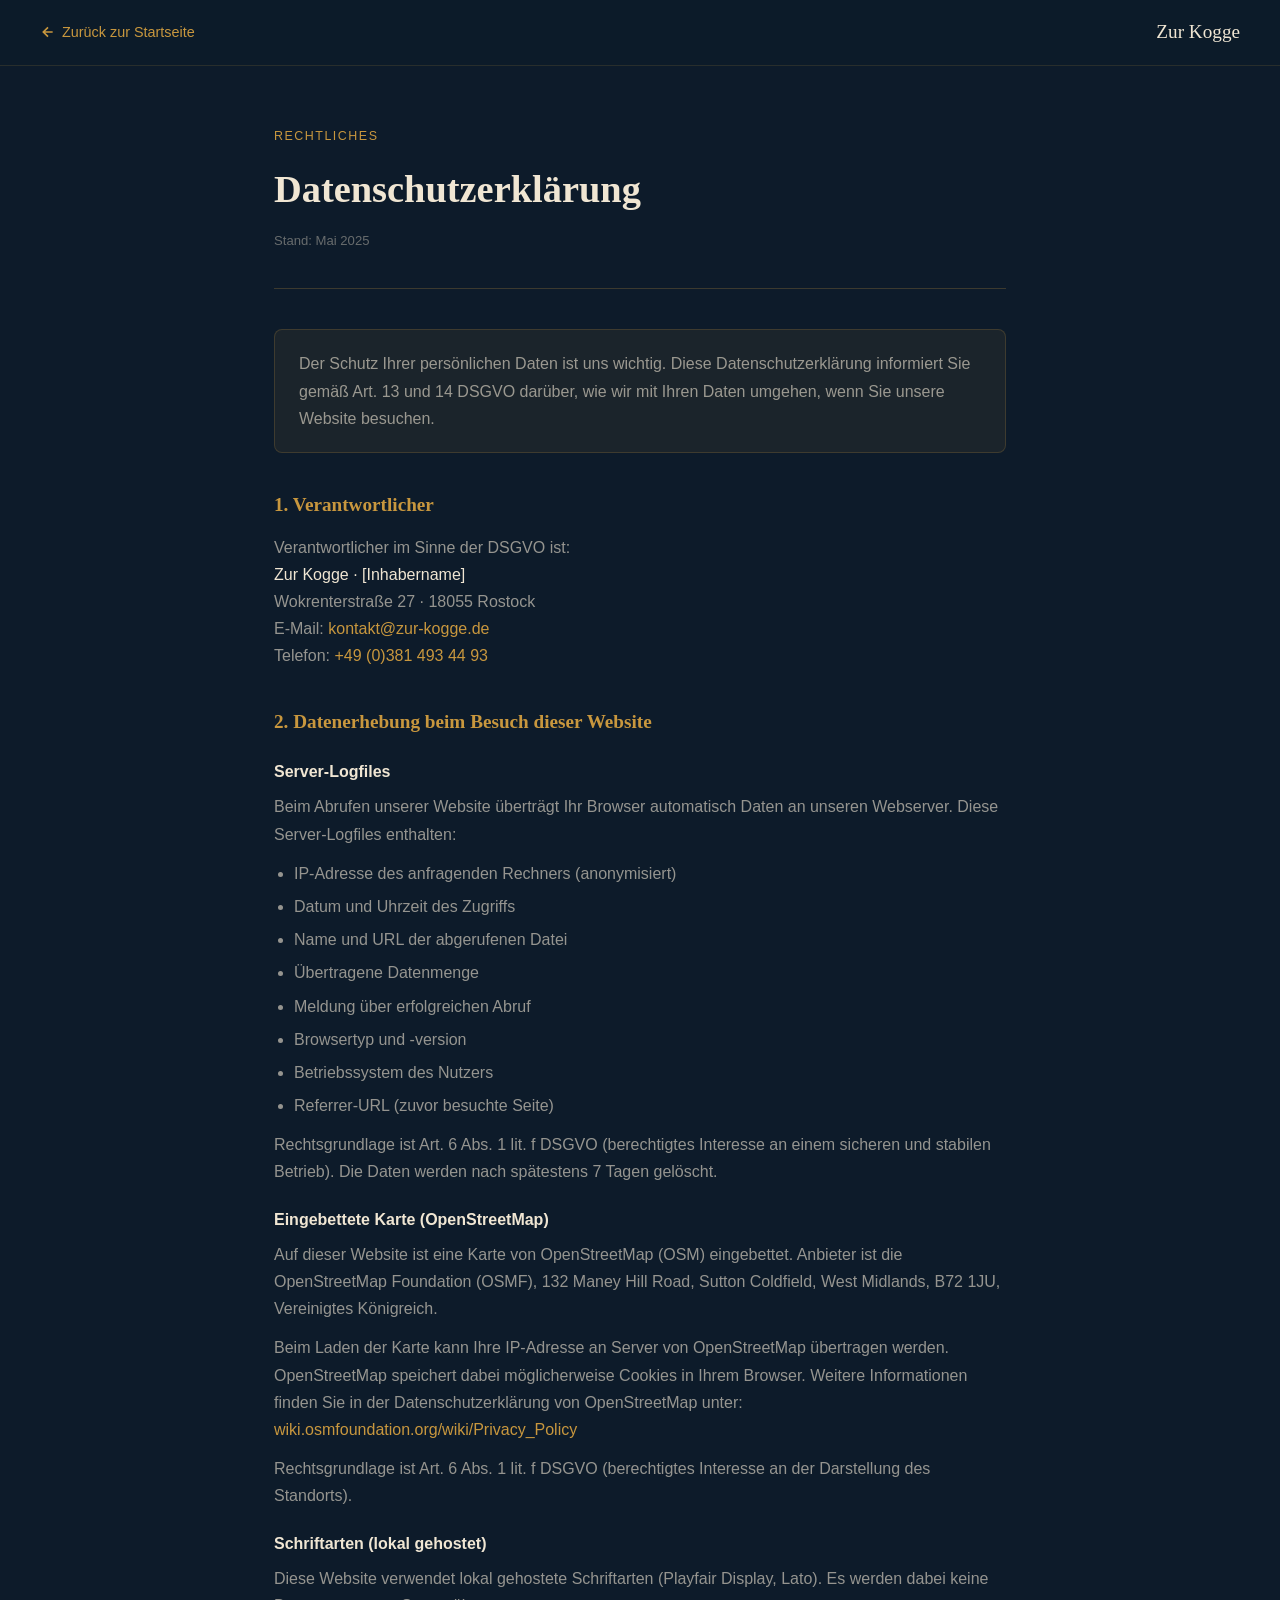
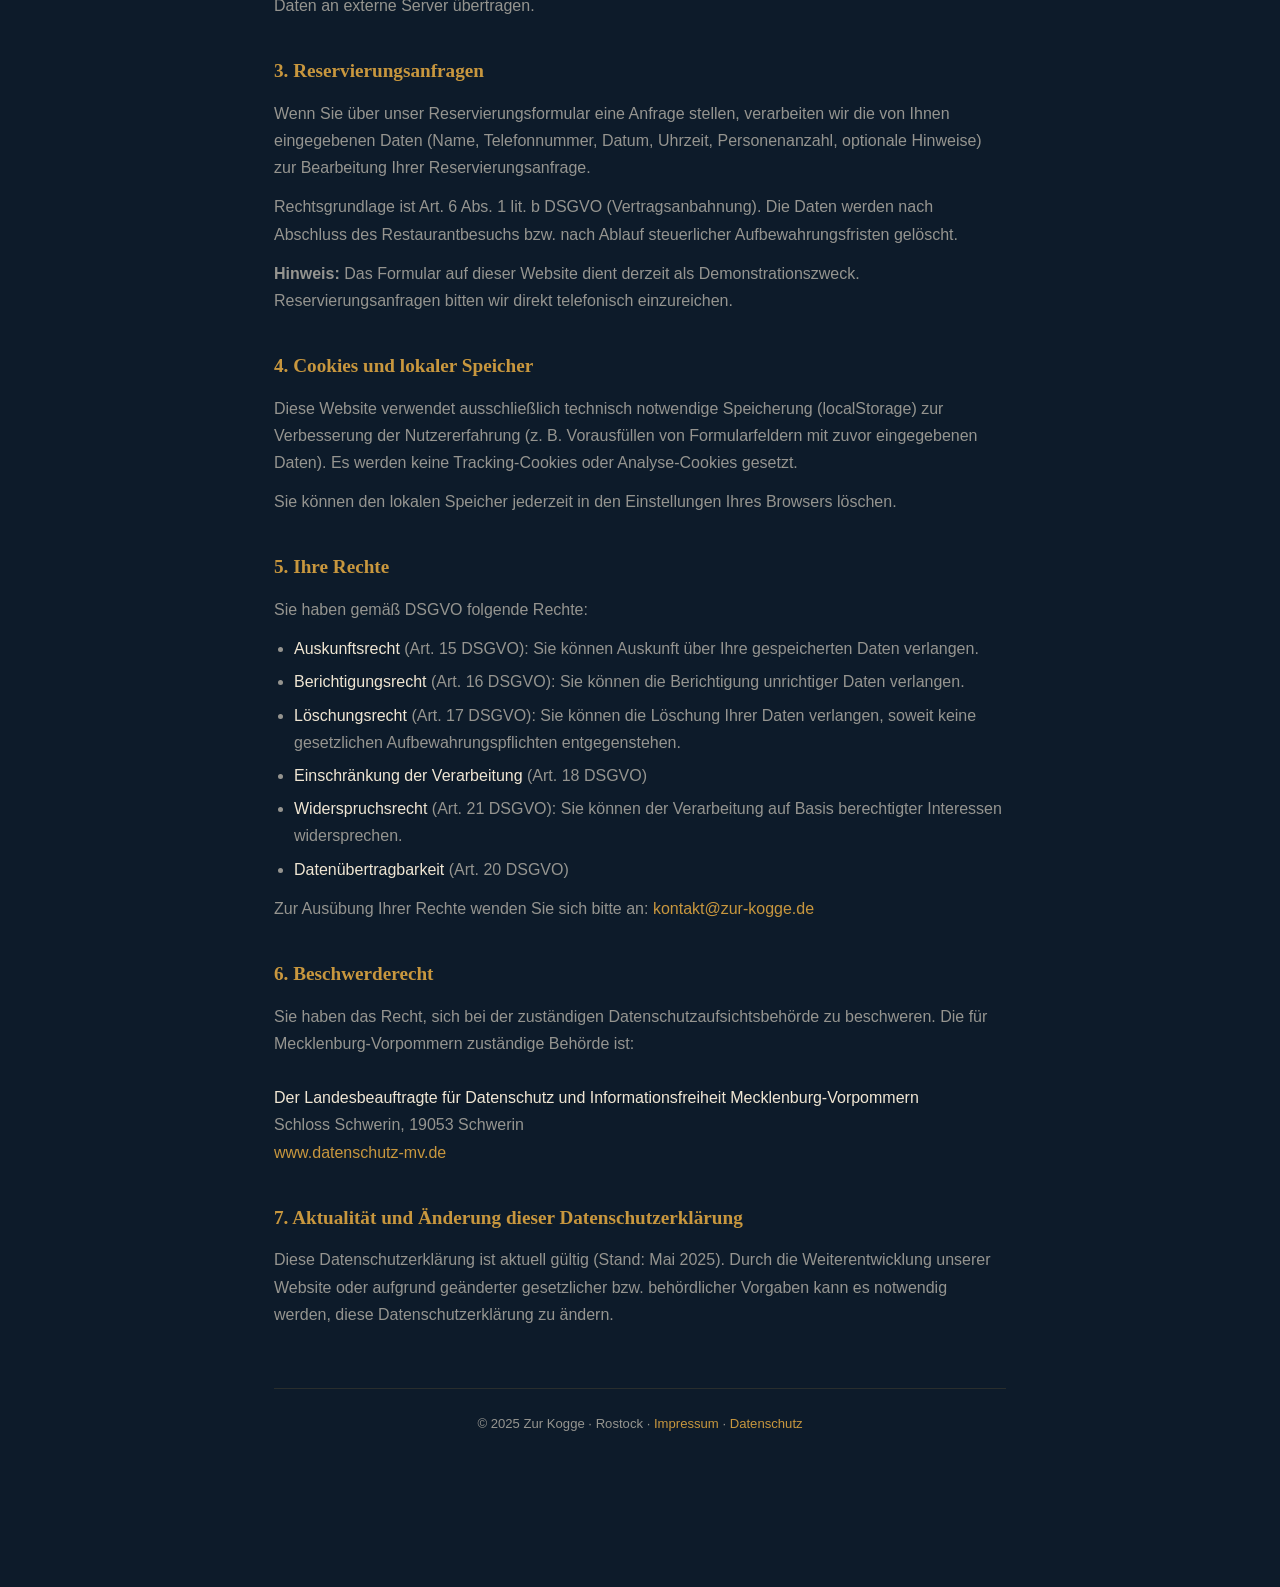
<file: datenschutz.html>
<!DOCTYPE html>
<html lang="de">
<head>
  <meta charset="UTF-8" />
  <meta name="viewport" content="width=device-width, initial-scale=1.0" />
  <title>Datenschutz – Zur Kogge Rostock</title>
  <meta name="robots" content="noindex, follow" />
  <style>
    *, *::before, *::after { box-sizing: border-box; margin: 0; padding: 0; }
    :root {
      --navy: #0d1b2a;
      --gold: #c8973e;
      --cream: #f0e6d3;
      --muted: rgba(240,230,211,0.6);
    }
    body {
      background: var(--navy);
      color: var(--cream);
      font-family: 'Lato', sans-serif;
      font-size: 1rem;
      line-height: 1.7;
      min-height: 100vh;
    }
    a { color: var(--gold); text-decoration: none; }
    a:hover { text-decoration: underline; }

    .top-nav {
      background: rgba(13,27,42,0.97);
      border-bottom: 1px solid rgba(200,151,62,0.15);
      padding: 16px 40px;
      display: flex;
      align-items: center;
      gap: 20px;
    }
    .top-nav a.back {
      color: var(--gold);
      font-size: 0.9rem;
      display: flex;
      align-items: center;
      gap: 6px;
    }
    .top-nav .brand {
      font-family: 'Playfair Display', serif;
      font-size: 1.2rem;
      color: var(--cream);
      margin-left: auto;
    }

    .page-wrap {
      max-width: 780px;
      margin: 60px auto;
      padding: 0 24px 80px;
    }
    .page-header {
      border-bottom: 1px solid rgba(200,151,62,0.25);
      padding-bottom: 24px;
      margin-bottom: 40px;
    }
    .page-header .eyebrow {
      font-size: 0.78rem;
      letter-spacing: 0.12em;
      text-transform: uppercase;
      color: var(--gold);
      margin-bottom: 10px;
    }
    .page-header h1 {
      font-family: 'Playfair Display', serif;
      font-size: 2.4rem;
      font-weight: 700;
      color: var(--cream);
    }
    .page-header .last-updated {
      margin-top: 8px;
      font-size: 0.82rem;
      color: rgba(240,230,211,0.4);
    }

    h2 {
      font-family: 'Playfair Display', serif;
      font-size: 1.2rem;
      color: var(--gold);
      margin: 36px 0 12px;
    }
    h3 {
      font-size: 1rem;
      color: var(--cream);
      margin: 20px 0 8px;
    }
    p { margin-bottom: 12px; color: var(--muted); }
    ul { margin: 0 0 12px 20px; color: var(--muted); }
    ul li { margin-bottom: 6px; }
    .highlight { color: var(--cream); }

    .info-box {
      background: rgba(200,151,62,0.08);
      border: 1px solid rgba(200,151,62,0.2);
      border-radius: 8px;
      padding: 20px 24px;
      margin: 24px 0;
    }
    .info-box p { margin-bottom: 0; }

    .footer-note {
      margin-top: 60px;
      padding-top: 24px;
      border-top: 1px solid rgba(200,151,62,0.15);
      font-size: 0.82rem;
      color: rgba(240,230,211,0.4);
      text-align: center;
    }
  </style>
</head>
<body>

  <nav class="top-nav">
    <a href="index.html" class="back">
      <svg viewBox="0 0 24 24" fill="none" stroke="currentColor" stroke-width="2.5" width="16" height="16"><path d="M19 12H5M12 5l-7 7 7 7"/></svg>
      Zurück zur Startseite
    </a>
    <span class="brand">Zur Kogge</span>
  </nav>

  <main class="page-wrap">
    <div class="page-header">
      <p class="eyebrow">Rechtliches</p>
      <h1>Datenschutzerklärung</h1>
      <p class="last-updated">Stand: Mai 2025</p>
    </div>

    <div class="info-box">
      <p>Der Schutz Ihrer persönlichen Daten ist uns wichtig. Diese Datenschutzerklärung informiert Sie
      gemäß Art. 13 und 14 DSGVO darüber, wie wir mit Ihren Daten umgehen, wenn Sie unsere Website besuchen.</p>
    </div>

    <h2>1. Verantwortlicher</h2>
    <p>
      Verantwortlicher im Sinne der DSGVO ist:<br>
      <span class="highlight">Zur Kogge · [Inhabername]</span><br>
      Wokrenterstraße 27 · 18055 Rostock<br>
      E-Mail: <a href="mailto:kontakt@zur-kogge.de">kontakt@zur-kogge.de</a><br>
      Telefon: <a href="tel:+493814934493">+49 (0)381 493 44 93</a>
    </p>

    <h2>2. Datenerhebung beim Besuch dieser Website</h2>

    <h3>Server-Logfiles</h3>
    <p>
      Beim Abrufen unserer Website überträgt Ihr Browser automatisch Daten an unseren
      Webserver. Diese Server-Logfiles enthalten:
    </p>
    <ul>
      <li>IP-Adresse des anfragenden Rechners (anonymisiert)</li>
      <li>Datum und Uhrzeit des Zugriffs</li>
      <li>Name und URL der abgerufenen Datei</li>
      <li>Übertragene Datenmenge</li>
      <li>Meldung über erfolgreichen Abruf</li>
      <li>Browsertyp und -version</li>
      <li>Betriebssystem des Nutzers</li>
      <li>Referrer-URL (zuvor besuchte Seite)</li>
    </ul>
    <p>
      Rechtsgrundlage ist Art. 6 Abs. 1 lit. f DSGVO (berechtigtes Interesse an einem
      sicheren und stabilen Betrieb). Die Daten werden nach spätestens 7 Tagen gelöscht.
    </p>

    <h3>Eingebettete Karte (OpenStreetMap)</h3>
    <p>
      Auf dieser Website ist eine Karte von OpenStreetMap (OSM) eingebettet. Anbieter ist die
      OpenStreetMap Foundation (OSMF), 132 Maney Hill Road, Sutton Coldfield, West Midlands, B72 1JU, Vereinigtes Königreich.
    </p>
    <p>
      Beim Laden der Karte kann Ihre IP-Adresse an Server von OpenStreetMap übertragen werden.
      OpenStreetMap speichert dabei möglicherweise Cookies in Ihrem Browser. Weitere Informationen
      finden Sie in der Datenschutzerklärung von OpenStreetMap unter:
      <a href="https://wiki.osmfoundation.org/wiki/Privacy_Policy" target="_blank" rel="noopener">wiki.osmfoundation.org/wiki/Privacy_Policy</a>
    </p>
    <p>Rechtsgrundlage ist Art. 6 Abs. 1 lit. f DSGVO (berechtigtes Interesse an der Darstellung des Standorts).</p>

    <h3>Schriftarten (lokal gehostet)</h3>
    <p>Diese Website verwendet lokal gehostete Schriftarten (Playfair Display, Lato).
    Es werden dabei keine Daten an externe Server übertragen.</p>

    <h2>3. Reservierungsanfragen</h2>
    <p>
      Wenn Sie über unser Reservierungsformular eine Anfrage stellen, verarbeiten wir die
      von Ihnen eingegebenen Daten (Name, Telefonnummer, Datum, Uhrzeit, Personenanzahl,
      optionale Hinweise) zur Bearbeitung Ihrer Reservierungsanfrage.
    </p>
    <p>
      Rechtsgrundlage ist Art. 6 Abs. 1 lit. b DSGVO (Vertragsanbahnung). Die Daten
      werden nach Abschluss des Restaurantbesuchs bzw. nach Ablauf steuerlicher
      Aufbewahrungsfristen gelöscht.
    </p>
    <p>
      <strong>Hinweis:</strong> Das Formular auf dieser Website dient derzeit als
      Demonstrationszweck. Reservierungsanfragen bitten wir direkt telefonisch einzureichen.
    </p>

    <h2>4. Cookies und lokaler Speicher</h2>
    <p>
      Diese Website verwendet ausschließlich technisch notwendige Speicherung (localStorage)
      zur Verbesserung der Nutzererfahrung (z. B. Vorausfüllen von Formularfeldern mit
      zuvor eingegebenen Daten). Es werden keine Tracking-Cookies oder Analyse-Cookies gesetzt.
    </p>
    <p>Sie können den lokalen Speicher jederzeit in den Einstellungen Ihres Browsers löschen.</p>

    <h2>5. Ihre Rechte</h2>
    <p>Sie haben gemäß DSGVO folgende Rechte:</p>
    <ul>
      <li><span class="highlight">Auskunftsrecht</span> (Art. 15 DSGVO): Sie können Auskunft über Ihre gespeicherten Daten verlangen.</li>
      <li><span class="highlight">Berichtigungsrecht</span> (Art. 16 DSGVO): Sie können die Berichtigung unrichtiger Daten verlangen.</li>
      <li><span class="highlight">Löschungsrecht</span> (Art. 17 DSGVO): Sie können die Löschung Ihrer Daten verlangen, soweit keine gesetzlichen Aufbewahrungspflichten entgegenstehen.</li>
      <li><span class="highlight">Einschränkung der Verarbeitung</span> (Art. 18 DSGVO)</li>
      <li><span class="highlight">Widerspruchsrecht</span> (Art. 21 DSGVO): Sie können der Verarbeitung auf Basis berechtigter Interessen widersprechen.</li>
      <li><span class="highlight">Datenübertragbarkeit</span> (Art. 20 DSGVO)</li>
    </ul>
    <p>
      Zur Ausübung Ihrer Rechte wenden Sie sich bitte an:
      <a href="mailto:kontakt@zur-kogge.de">kontakt@zur-kogge.de</a>
    </p>

    <h2>6. Beschwerderecht</h2>
    <p>
      Sie haben das Recht, sich bei der zuständigen Datenschutzaufsichtsbehörde zu beschweren.
      Die für Mecklenburg-Vorpommern zuständige Behörde ist:<br><br>
      <span class="highlight">Der Landesbeauftragte für Datenschutz und Informationsfreiheit Mecklenburg-Vorpommern</span><br>
      Schloss Schwerin, 19053 Schwerin<br>
      <a href="https://www.datenschutz-mv.de" target="_blank" rel="noopener">www.datenschutz-mv.de</a>
    </p>

    <h2>7. Aktualität und Änderung dieser Datenschutzerklärung</h2>
    <p>
      Diese Datenschutzerklärung ist aktuell gültig (Stand: Mai 2025). Durch die Weiterentwicklung
      unserer Website oder aufgrund geänderter gesetzlicher bzw. behördlicher Vorgaben kann es
      notwendig werden, diese Datenschutzerklärung zu ändern.
    </p>

    <div class="footer-note">
      <p>© 2025 Zur Kogge · Rostock ·
        <a href="impressum.html">Impressum</a> ·
        <a href="datenschutz.html">Datenschutz</a>
      </p>
    </div>
  </main>

</body>
</html>
</file>
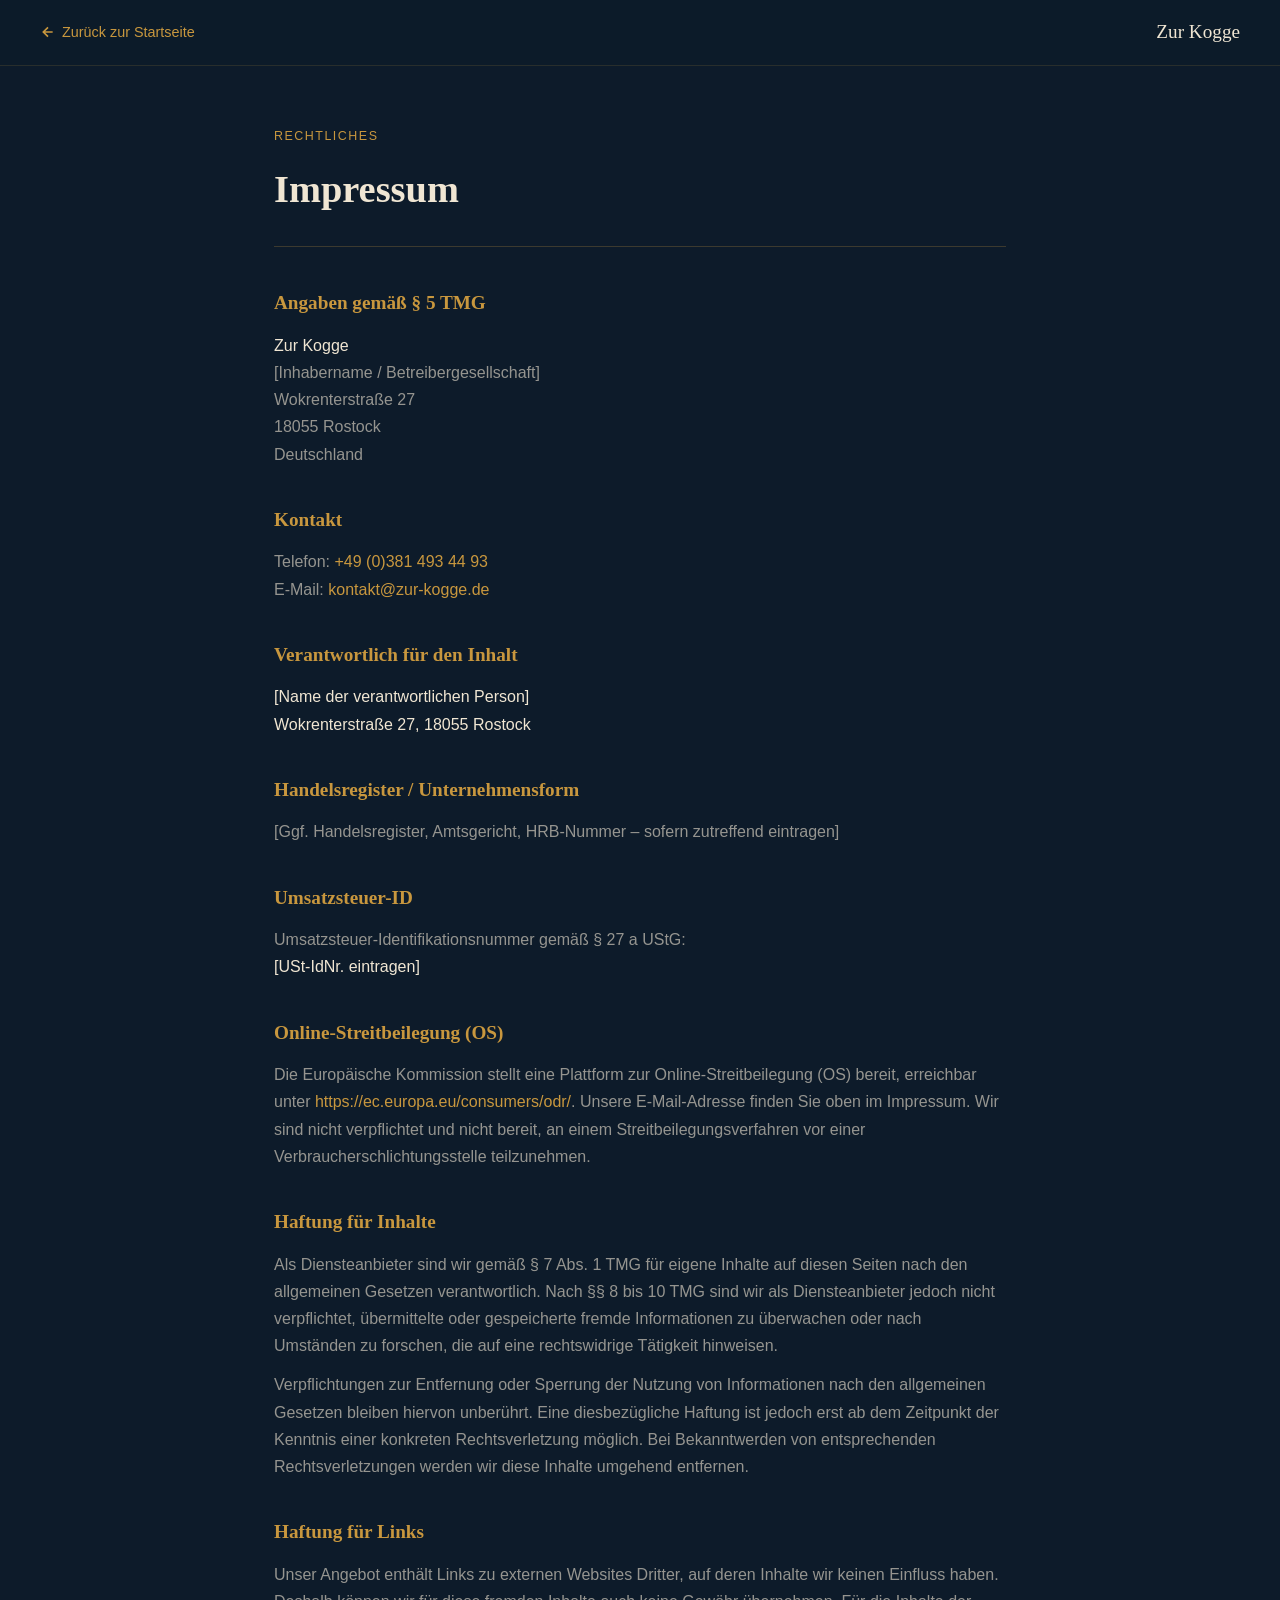
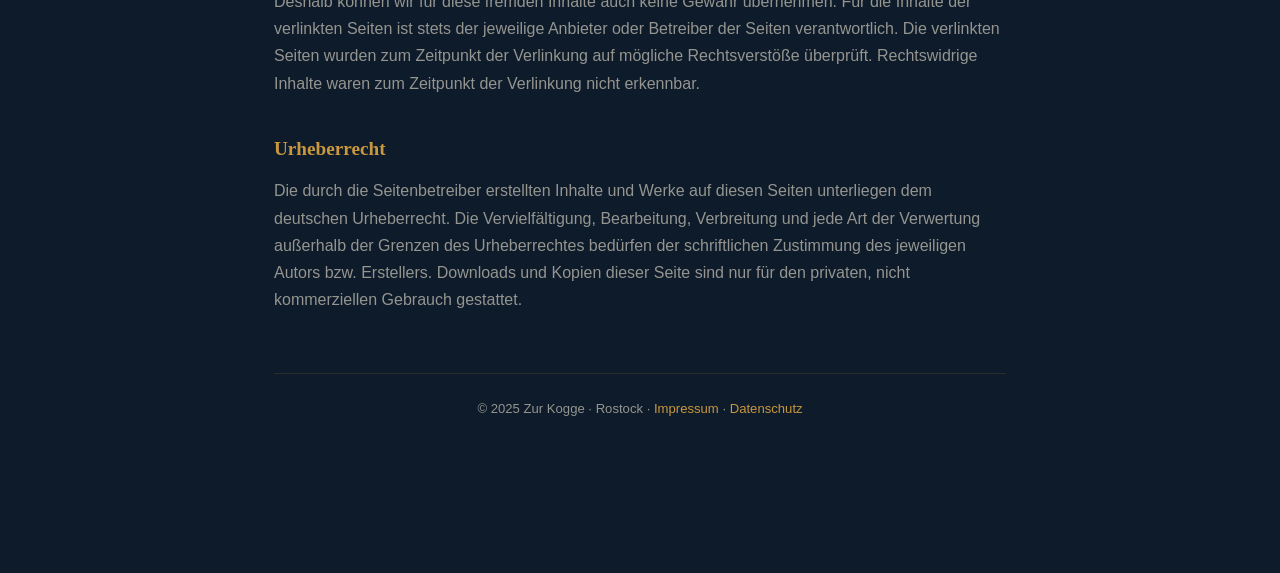
<file: impressum.html>
<!DOCTYPE html>
<html lang="de">
<head>
  <meta charset="UTF-8" />
  <meta name="viewport" content="width=device-width, initial-scale=1.0" />
  <title>Impressum – Zur Kogge Rostock</title>
  <meta name="robots" content="noindex, follow" />
  <style>
    *, *::before, *::after { box-sizing: border-box; margin: 0; padding: 0; }
    :root {
      --navy: #0d1b2a;
      --navy2: #112233;
      --gold: #c8973e;
      --cream: #f0e6d3;
      --muted: rgba(240,230,211,0.6);
    }
    body {
      background: var(--navy);
      color: var(--cream);
      font-family: 'Lato', sans-serif;
      font-size: 1rem;
      line-height: 1.7;
      min-height: 100vh;
    }
    a { color: var(--gold); text-decoration: none; }
    a:hover { text-decoration: underline; }

    /* NAV */
    .top-nav {
      background: rgba(13,27,42,0.97);
      border-bottom: 1px solid rgba(200,151,62,0.15);
      padding: 16px 40px;
      display: flex;
      align-items: center;
      gap: 20px;
    }
    .top-nav a.back {
      color: var(--gold);
      font-size: 0.9rem;
      display: flex;
      align-items: center;
      gap: 6px;
    }
    .top-nav .brand {
      font-family: 'Playfair Display', serif;
      font-size: 1.2rem;
      color: var(--cream);
      margin-left: auto;
    }

    /* CONTENT */
    .page-wrap {
      max-width: 780px;
      margin: 60px auto;
      padding: 0 24px 80px;
    }
    .page-header {
      border-bottom: 1px solid rgba(200,151,62,0.25);
      padding-bottom: 24px;
      margin-bottom: 40px;
    }
    .page-header .eyebrow {
      font-size: 0.78rem;
      letter-spacing: 0.12em;
      text-transform: uppercase;
      color: var(--gold);
      margin-bottom: 10px;
    }
    .page-header h1 {
      font-family: 'Playfair Display', serif;
      font-size: 2.4rem;
      font-weight: 700;
      color: var(--cream);
    }

    h2 {
      font-family: 'Playfair Display', serif;
      font-size: 1.2rem;
      color: var(--gold);
      margin: 36px 0 12px;
    }
    p { margin-bottom: 12px; color: var(--muted); }
    address { font-style: normal; color: var(--muted); margin-bottom: 12px; }
    .highlight { color: var(--cream); }

    .footer-note {
      margin-top: 60px;
      padding-top: 24px;
      border-top: 1px solid rgba(200,151,62,0.15);
      font-size: 0.82rem;
      color: rgba(240,230,211,0.4);
      text-align: center;
    }
  </style>
</head>
<body>

  <nav class="top-nav">
    <a href="index.html" class="back">
      <svg viewBox="0 0 24 24" fill="none" stroke="currentColor" stroke-width="2.5" width="16" height="16"><path d="M19 12H5M12 5l-7 7 7 7"/></svg>
      Zurück zur Startseite
    </a>
    <span class="brand">Zur Kogge</span>
  </nav>

  <main class="page-wrap">
    <div class="page-header">
      <p class="eyebrow">Rechtliches</p>
      <h1>Impressum</h1>
    </div>

    <h2>Angaben gemäß § 5 TMG</h2>
    <address>
      <span class="highlight">Zur Kogge</span><br>
      [Inhabername / Betreibergesellschaft]<br>
      Wokrenterstraße 27<br>
      18055 Rostock<br>
      Deutschland
    </address>

    <h2>Kontakt</h2>
    <p>
      Telefon: <a href="tel:+493814934493">+49 (0)381 493 44 93</a><br>
      E-Mail: <a href="mailto:kontakt@zur-kogge.de">kontakt@zur-kogge.de</a>
    </p>

    <h2>Verantwortlich für den Inhalt</h2>
    <p class="highlight">[Name der verantwortlichen Person]<br>Wokrenterstraße 27, 18055 Rostock</p>

    <h2>Handelsregister / Unternehmensform</h2>
    <p>[Ggf. Handelsregister, Amtsgericht, HRB-Nummer – sofern zutreffend eintragen]</p>

    <h2>Umsatzsteuer-ID</h2>
    <p>Umsatzsteuer-Identifikationsnummer gemäß § 27 a UStG:<br>
    <span class="highlight">[USt-IdNr. eintragen]</span></p>

    <h2>Online-Streitbeilegung (OS)</h2>
    <p>
      Die Europäische Kommission stellt eine Plattform zur Online-Streitbeilegung (OS) bereit,
      erreichbar unter <a href="https://ec.europa.eu/consumers/odr/" target="_blank" rel="noopener">https://ec.europa.eu/consumers/odr/</a>.
      Unsere E-Mail-Adresse finden Sie oben im Impressum. Wir sind nicht verpflichtet und
      nicht bereit, an einem Streitbeilegungsverfahren vor einer Verbraucherschlichtungsstelle teilzunehmen.
    </p>

    <h2>Haftung für Inhalte</h2>
    <p>
      Als Diensteanbieter sind wir gemäß § 7 Abs. 1 TMG für eigene Inhalte auf diesen Seiten
      nach den allgemeinen Gesetzen verantwortlich. Nach §§ 8 bis 10 TMG sind wir als
      Diensteanbieter jedoch nicht verpflichtet, übermittelte oder gespeicherte fremde Informationen
      zu überwachen oder nach Umständen zu forschen, die auf eine rechtswidrige Tätigkeit hinweisen.
    </p>
    <p>
      Verpflichtungen zur Entfernung oder Sperrung der Nutzung von Informationen nach den
      allgemeinen Gesetzen bleiben hiervon unberührt. Eine diesbezügliche Haftung ist jedoch
      erst ab dem Zeitpunkt der Kenntnis einer konkreten Rechtsverletzung möglich. Bei
      Bekanntwerden von entsprechenden Rechtsverletzungen werden wir diese Inhalte umgehend entfernen.
    </p>

    <h2>Haftung für Links</h2>
    <p>
      Unser Angebot enthält Links zu externen Websites Dritter, auf deren Inhalte wir keinen
      Einfluss haben. Deshalb können wir für diese fremden Inhalte auch keine Gewähr übernehmen.
      Für die Inhalte der verlinkten Seiten ist stets der jeweilige Anbieter oder Betreiber der
      Seiten verantwortlich. Die verlinkten Seiten wurden zum Zeitpunkt der Verlinkung auf mögliche
      Rechtsverstöße überprüft. Rechtswidrige Inhalte waren zum Zeitpunkt der Verlinkung nicht erkennbar.
    </p>

    <h2>Urheberrecht</h2>
    <p>
      Die durch die Seitenbetreiber erstellten Inhalte und Werke auf diesen Seiten unterliegen
      dem deutschen Urheberrecht. Die Vervielfältigung, Bearbeitung, Verbreitung und jede Art der
      Verwertung außerhalb der Grenzen des Urheberrechtes bedürfen der schriftlichen Zustimmung des
      jeweiligen Autors bzw. Erstellers. Downloads und Kopien dieser Seite sind nur für den privaten,
      nicht kommerziellen Gebrauch gestattet.
    </p>

    <div class="footer-note">
      <p>© 2025 Zur Kogge · Rostock ·
        <a href="impressum.html">Impressum</a> ·
        <a href="datenschutz.html">Datenschutz</a>
      </p>
    </div>
  </main>

</body>
</html>
</file>
